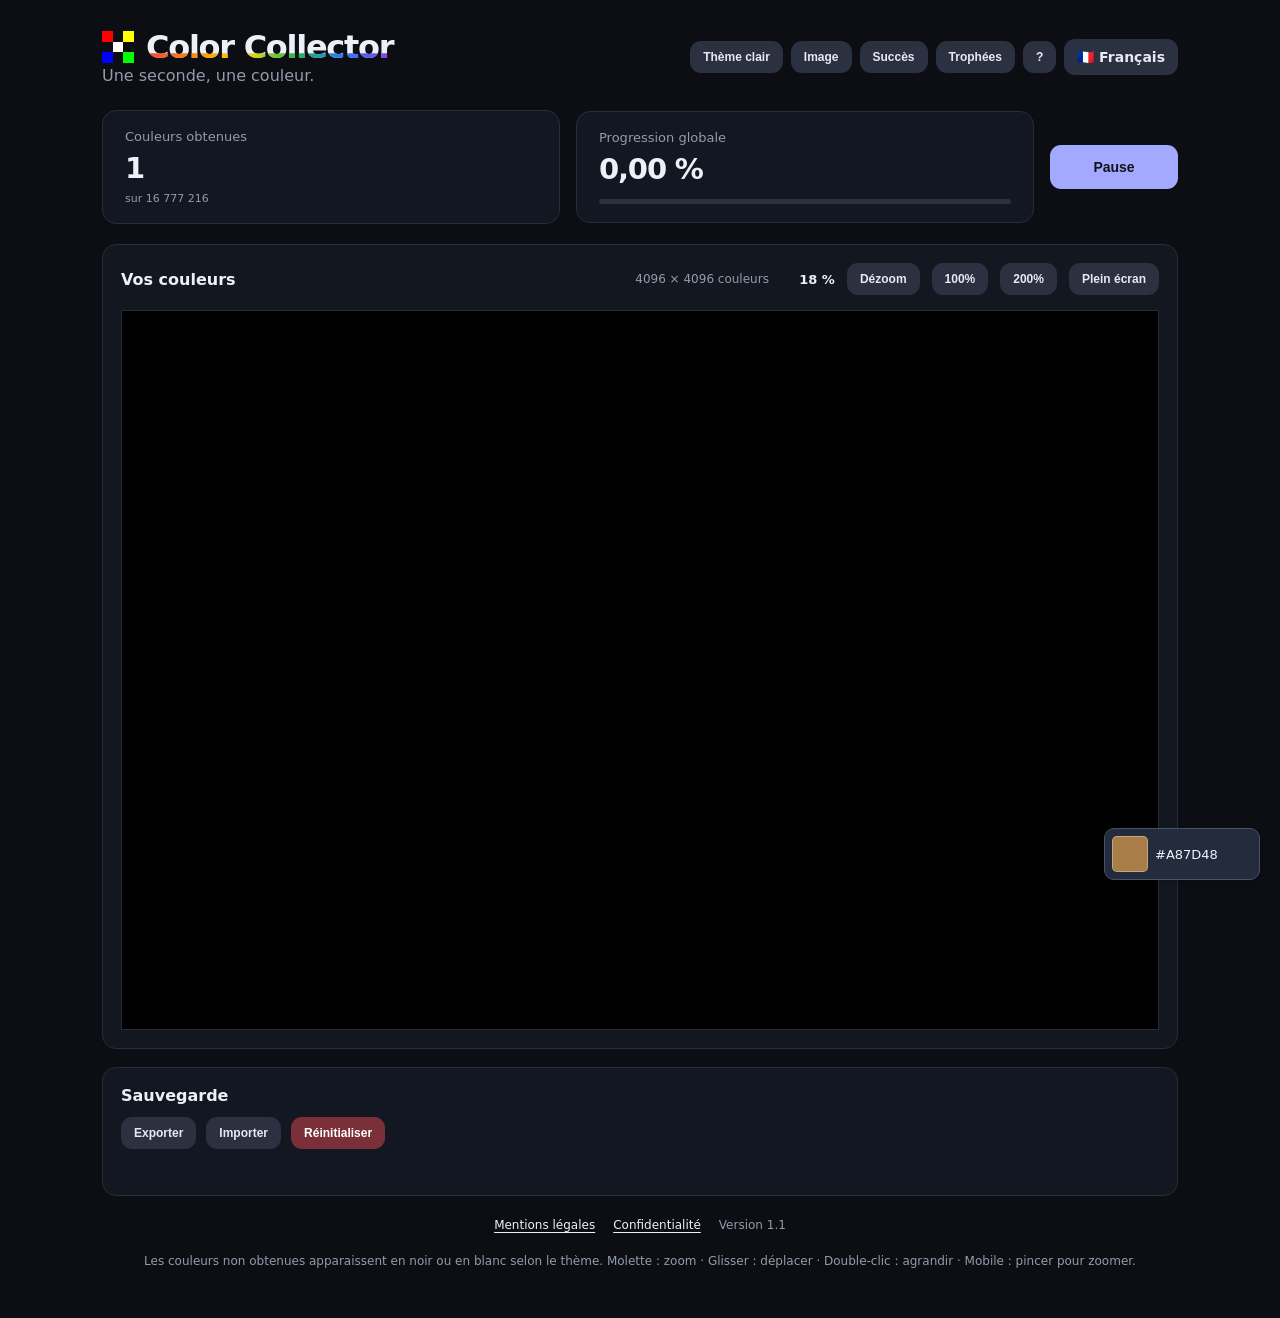
<file: index.html>
<!doctype html>
<html lang="fr">
<head><link rel="icon" type="image/png" href="logo.png">
  <meta charset="utf-8">
  <meta name="viewport" content="width=device-width, initial-scale=1">
  <meta name="theme-color" content="#10131a">
  <title>Color Collector</title>
  <link rel="stylesheet" href="./css/style.css">
  <script type="module" src="./js/main.js"></script>
</head>
<body>
  <div id="ambient-colors" aria-hidden="true"></div>
  <main class="app">
    <header class="header"><div><div class="brand-line"><img id="brand-logo" src="logo.png" width="32" height="32" alt=""><h1 class="rainbow-title">Color Collector<span class="title-rainbow" aria-hidden="true">Color Collector</span></h1></div><p>Une seconde, une couleur.</p></div><div class="header-actions"><button id="theme-toggle" class="secondary-button" type="button">Thème clair</button><button id="open-image" class="secondary-button" type="button" data-i18n="imageTool">Image</button><button id="open-achievements" class="secondary-button" type="button" data-i18n="achievements">Succès</button><button id="open-trophies" class="secondary-button" type="button" data-i18n="trophies">Trophées</button><button id="open-help" class="secondary-button" type="button" aria-label="Aide">?</button><details class="language-menu" id="language-menu"><summary id="language-label">🇫🇷 Français</summary><div class="language-options"><button type="button" data-language="fr">🇫🇷 Français</button><button type="button" data-language="en">🇬🇧 English</button><button type="button" data-language="es">🇪🇸 Español</button><button type="button" data-language="pt">🇵🇹 Português</button></div></details><span id="status" class="status" aria-live="polite"></span></div></header>
    <section class="stats" aria-label="Progression"><div><span data-i18n="countLabel">Couleurs obtenues</span><strong id="count">0</strong><small>sur 16 777 216</small></div><div><span data-i18n="progressLabel">Progression globale</span><strong id="percent">0,00 %</strong><div class="progress"><div id="progress-fill"></div></div></div><button id="pause" disabled>Pause</button></section>
    <section class="canvas-panel"><div class="canvas-heading"><h2 data-i18n="fresco">Votre fresque</h2><div class="canvas-tools"><span>4096 × 4096 couleurs</span><output id="zoom-level" class="zoom-level">100 %</output><button id="reset-view" class="secondary-button" type="button" data-i18n="zoomOut">Dézoom</button><button id="zoom-100" class="secondary-button" type="button" title="1 pixel de la fresque = 1 pixel écran">100%</button><button id="zoom-200" class="secondary-button" type="button" title="1 pixel de la fresque = 2 pixels écran">200%</button><button id="toggle-fullscreen" class="secondary-button" type="button" data-i18n="fullscreenEnter">Plein écran</button></div></div><div class="canvas-viewport" id="viewport"><canvas id="fresco" width="4096" height="4096" aria-label="Fresque des couleurs acquises"></canvas><div class="pan-edge pan-edge-left" data-edge="left" hidden aria-hidden="true">←</div><div class="pan-edge pan-edge-right" data-edge="right" hidden aria-hidden="true">→</div><div class="pan-edge pan-edge-top" data-edge="top" hidden aria-hidden="true">↑</div><div class="pan-edge pan-edge-bottom" data-edge="bottom" hidden aria-hidden="true">↓</div></div></section><div id="color-tooltip" class="color-tooltip" hidden><span class="tooltip-swatch"></span><div><strong class="tooltip-code"></strong><small class="tooltip-state"></small></div></div><div id="notifications" class="notifications" aria-live="polite"><div id="persistent-notifications" class="notification-stack"></div><div id="standard-notifications" class="notification-stack"></div></div>
    <dialog id="image-dialog" class="trophies-dialog image-dialog" aria-labelledby="image-title">
      <div class="dialog-heading"><h2 id="image-title" data-i18n="imageTitle">Convertir une image</h2><button id="close-image" class="secondary-button" type="button" data-i18n="close">Fermer</button></div>
      <p data-i18n="imageHelp">L'image utilise uniquement les couleurs déjà acquises. Maximum : 5 000 000 pixels et 10 Mo.</p>
      <div class="image-controls"><label><span data-i18n="imageFile">Image</span><input id="image-file" type="file" accept="image/png,image/jpeg,image/webp,image/gif,image/bmp"></label>
      <label><span data-i18n="imageMode">Mode</span><select id="image-mode"><option value="strict" data-i18n="imageStrict">Strict</option><option value="nearest" data-i18n="imageNearest">Au plus proche</option></select></label>
      <button id="image-process" type="button" data-i18n="imageConvert">Convertir</button><button id="image-download" type="button" class="secondary-button" disabled data-i18n="imageDownload">Télécharger PNG</button></div>
      <p id="image-message" role="status" aria-live="polite"></p><div class="image-preview"><canvas id="image-output"></canvas></div>
    </dialog>
    <dialog id="achievements-dialog" class="trophies-dialog" aria-labelledby="achievements-title"><div class="dialog-heading"><h2 id="achievements-title" data-i18n="achievements">Succès</h2><button class="secondary-button close-dialog" type="button" data-i18n="close">Fermer</button></div><p data-i18n="achievementIntro">Événements rares de la fresque</p><div class="trophy-progress"><strong id="achievement-count">0 / 24</strong></div><div id="achievement-grid" class="achievement-grid"></div></dialog><dialog id="trophies-dialog" class="trophies-dialog" aria-labelledby="trophies-title"><div class="dialog-heading"><div><h2 id="trophies-title" data-i18n="trophies">Trophées</h2><p data-i18n="trophyIntro">Collection des 148 noms de couleurs CSS</p></div><button class="secondary-button close-dialog" type="button" data-i18n="close">Fermer</button></div><div class="trophy-progress"><strong id="trophy-count">0 / 148</strong><span id="trophy-percent">0,00 %</span></div><div id="trophy-grid" class="trophy-grid"></div></dialog>
    <section class="save-tools" aria-label="Gestion de la sauvegarde"><h2 data-i18n="save">Sauvegarde</h2><div class="save-actions"><button id="export-save" class="secondary-button" type="button" data-i18n="export">Exporter</button><button id="import-save" class="secondary-button" type="button" data-i18n="import">Importer</button><button id="reset-save" class="danger-button" type="button" data-i18n="reset">Réinitialiser</button><input id="import-file" type="file" accept=".ccol,application/octet-stream" hidden></div><p id="backup-message" role="status" aria-live="polite"></p></section>
    <dialog id="help-dialog" class="help-dialog" aria-labelledby="help-title"><div class="dialog-heading"><h2 id="help-title" data-i18n="help">Comment jouer ?</h2><button id="close-help" class="secondary-button" type="button" data-i18n="close">Fermer</button></div><p data-i18n="help1">Une couleur RGB encore inconnue est tirée chaque seconde lorsque le jeu est actif. Chaque couleur ne peut être obtenue qu'une seule fois.</p><p data-i18n="help2">Le bouton Pause arrête les tirages jusqu'à la reprise. Les couleurs acquises apparaissent sur la fresque avec un scintillement. Les notifications spéciales dorées restent visibles jusqu’à leur fermeture manuelle.</p><p data-i18n="help3">Utilisez la molette pour zoomer, faites glisser la fresque pour la déplacer, ou cliquez sur Recentrer. Sur mobile, utilisez deux doigts pour zoomer et un doigt pour déplacer ou inspecter.</p><p data-i18n="help4">Le compteur indique la progression globale. La page Trophées révèle les noms CSS des couleurs spéciales obtenues.</p><p data-i18n="help5">Votre progression est enregistrée localement dans ce navigateur. Vous pouvez l'exporter, importer une sauvegarde ou la réinitialiser.</p></dialog>

    <nav class="site-legal-links" aria-label="Informations du site"><a href="mentions-legales.html">Mentions légales</a><a href="confidentialite.html">Confidentialité</a><span>Version 1.1</span></nav>
    <footer data-i18n="footer">Les couleurs non obtenues apparaissent en noir ou en blanc selon le thème. Molette : zoom · Glisser : déplacer · Double-clic : agrandir · Mobile : pincer pour zoomer.</footer>
  </main>
  <script type='module' src='https://static.cloudflareinsights.com/beacon.min.js' data-cf-beacon='{"token": "d9e5155b3b1440a38ed08f6e08a02167"}'></script>
</body>
</html>
</file>
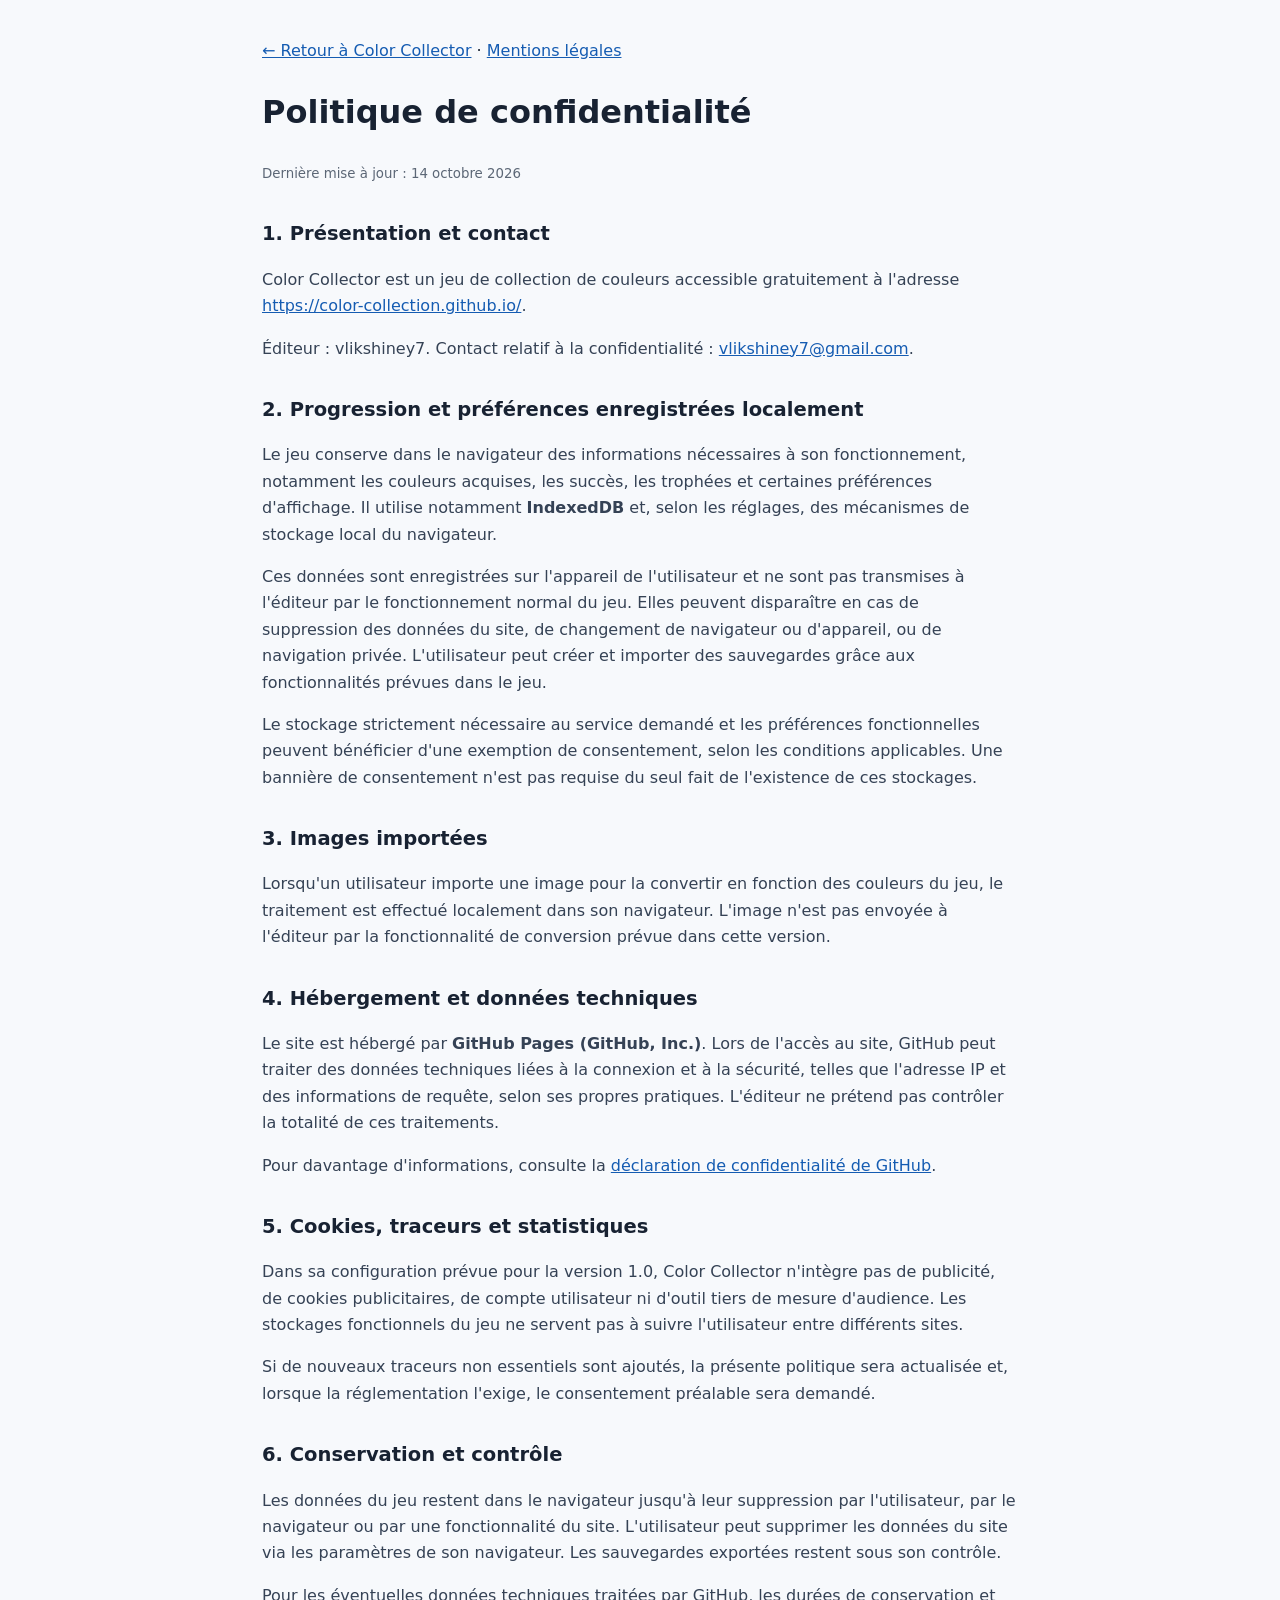
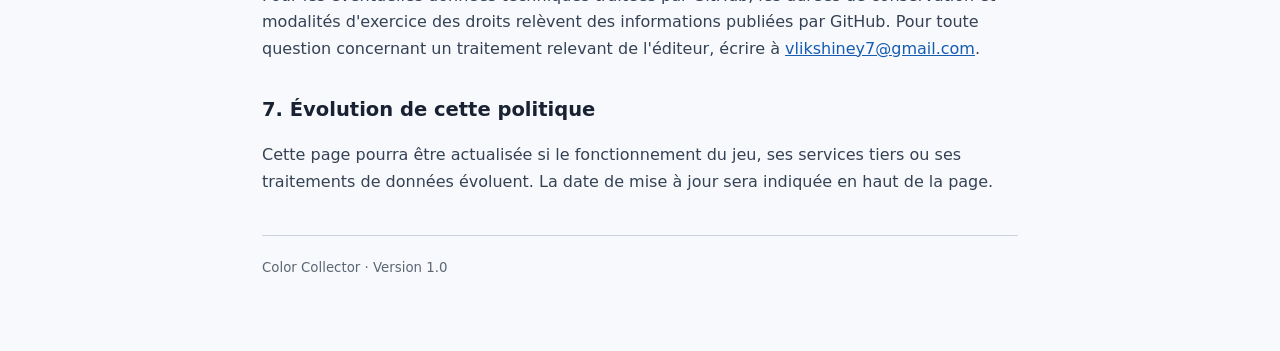
<file: confidentialite.html>
<!doctype html>
<html lang="fr">
<head>
  <meta charset="utf-8"><meta name="viewport" content="width=device-width, initial-scale=1">
  <title>Confidentialité — Color Collector</title>
  <style>
    :root{color-scheme:dark light;font-family:system-ui,-apple-system,Segoe UI,Roboto,sans-serif;line-height:1.65}*{box-sizing:border-box}body{margin:0;background:#111722;color:#eef2f8}main{max-width:800px;margin:0 auto;padding:38px 22px 70px}a{color:#91c6ff}h1{font-size:2rem}h2{font-size:1.22rem;margin-top:2rem}p,li{color:#d2dbe8}.notice{border-left:3px solid #e4ba68;padding:10px 16px;background:#29303c;border-radius:4px}.placeholder{color:#ffcb7a;font-weight:700}footer{margin-top:40px;border-top:1px solid #465063;padding-top:18px}small{color:#aeb9c8}
    @media(prefers-color-scheme:light){body{background:#f7f9fc;color:#182232}p,li{color:#354255}.notice{background:#fff4db}.placeholder{color:#8c4900}footer{border-color:#ccd3dc}small{color:#5c6776}a{color:#155cb2}}
  </style>
</head>
<body><main>
  <nav><a href="./">← Retour à Color Collector</a> · <a href="./mentions-legales.html">Mentions légales</a></nav>
  <h1>Politique de confidentialité</h1>
  <p><small>Dernière mise à jour : 14 octobre 2026</small></p>
  
  <h2>1. Présentation et contact</h2>
  <p>Color Collector est un jeu de collection de couleurs accessible gratuitement à l'adresse <a href="https://color-collection.github.io/">https://color-collection.github.io/</a>.</p>
  <p>Éditeur : vlikshiney7. Contact relatif à la confidentialité : <a href="mailto:vlikshiney7@gmail.com">vlikshiney7@gmail.com</a>.</p>

  <h2>2. Progression et préférences enregistrées localement</h2>
  <p>Le jeu conserve dans le navigateur des informations nécessaires à son fonctionnement, notamment les couleurs acquises, les succès, les trophées et certaines préférences d'affichage. Il utilise notamment <strong>IndexedDB</strong> et, selon les réglages, des mécanismes de stockage local du navigateur.</p>
  <p>Ces données sont enregistrées sur l'appareil de l'utilisateur et ne sont pas transmises à l'éditeur par le fonctionnement normal du jeu. Elles peuvent disparaître en cas de suppression des données du site, de changement de navigateur ou d'appareil, ou de navigation privée. L'utilisateur peut créer et importer des sauvegardes grâce aux fonctionnalités prévues dans le jeu.</p>
  <p>Le stockage strictement nécessaire au service demandé et les préférences fonctionnelles peuvent bénéficier d'une exemption de consentement, selon les conditions applicables. Une bannière de consentement n'est pas requise du seul fait de l'existence de ces stockages.</p>

  <h2>3. Images importées</h2>
  <p>Lorsqu'un utilisateur importe une image pour la convertir en fonction des couleurs du jeu, le traitement est effectué localement dans son navigateur. L'image n'est pas envoyée à l'éditeur par la fonctionnalité de conversion prévue dans cette version.</p>

  <h2>4. Hébergement et données techniques</h2>
  <p>Le site est hébergé par <strong>GitHub Pages (GitHub, Inc.)</strong>. Lors de l'accès au site, GitHub peut traiter des données techniques liées à la connexion et à la sécurité, telles que l'adresse IP et des informations de requête, selon ses propres pratiques. L'éditeur ne prétend pas contrôler la totalité de ces traitements.</p>
  <p>Pour davantage d'informations, consulte la <a href="https://docs.github.com/en/site-policy/privacy-policies/github-general-privacy-statement">déclaration de confidentialité de GitHub</a>.</p>

  <h2>5. Cookies, traceurs et statistiques</h2>
  <p>Dans sa configuration prévue pour la version 1.0, Color Collector n'intègre pas de publicité, de cookies publicitaires, de compte utilisateur ni d'outil tiers de mesure d'audience. Les stockages fonctionnels du jeu ne servent pas à suivre l'utilisateur entre différents sites.</p>
  <p>Si de nouveaux traceurs non essentiels sont ajoutés, la présente politique sera actualisée et, lorsque la réglementation l'exige, le consentement préalable sera demandé.</p>

  <h2>6. Conservation et contrôle</h2>
  <p>Les données du jeu restent dans le navigateur jusqu'à leur suppression par l'utilisateur, par le navigateur ou par une fonctionnalité du site. L'utilisateur peut supprimer les données du site via les paramètres de son navigateur. Les sauvegardes exportées restent sous son contrôle.</p>
  <p>Pour les éventuelles données techniques traitées par GitHub, les durées de conservation et modalités d'exercice des droits relèvent des informations publiées par GitHub. Pour toute question concernant un traitement relevant de l'éditeur, écrire à <a href="mailto:vlikshiney7@gmail.com">vlikshiney7@gmail.com</a>.</p>

  <h2>7. Évolution de cette politique</h2>
  <p>Cette page pourra être actualisée si le fonctionnement du jeu, ses services tiers ou ses traitements de données évoluent. La date de mise à jour sera indiquée en haut de la page.</p>
  <footer><small>Color Collector · Version 1.0</small></footer>
</main></body></html>
</file>
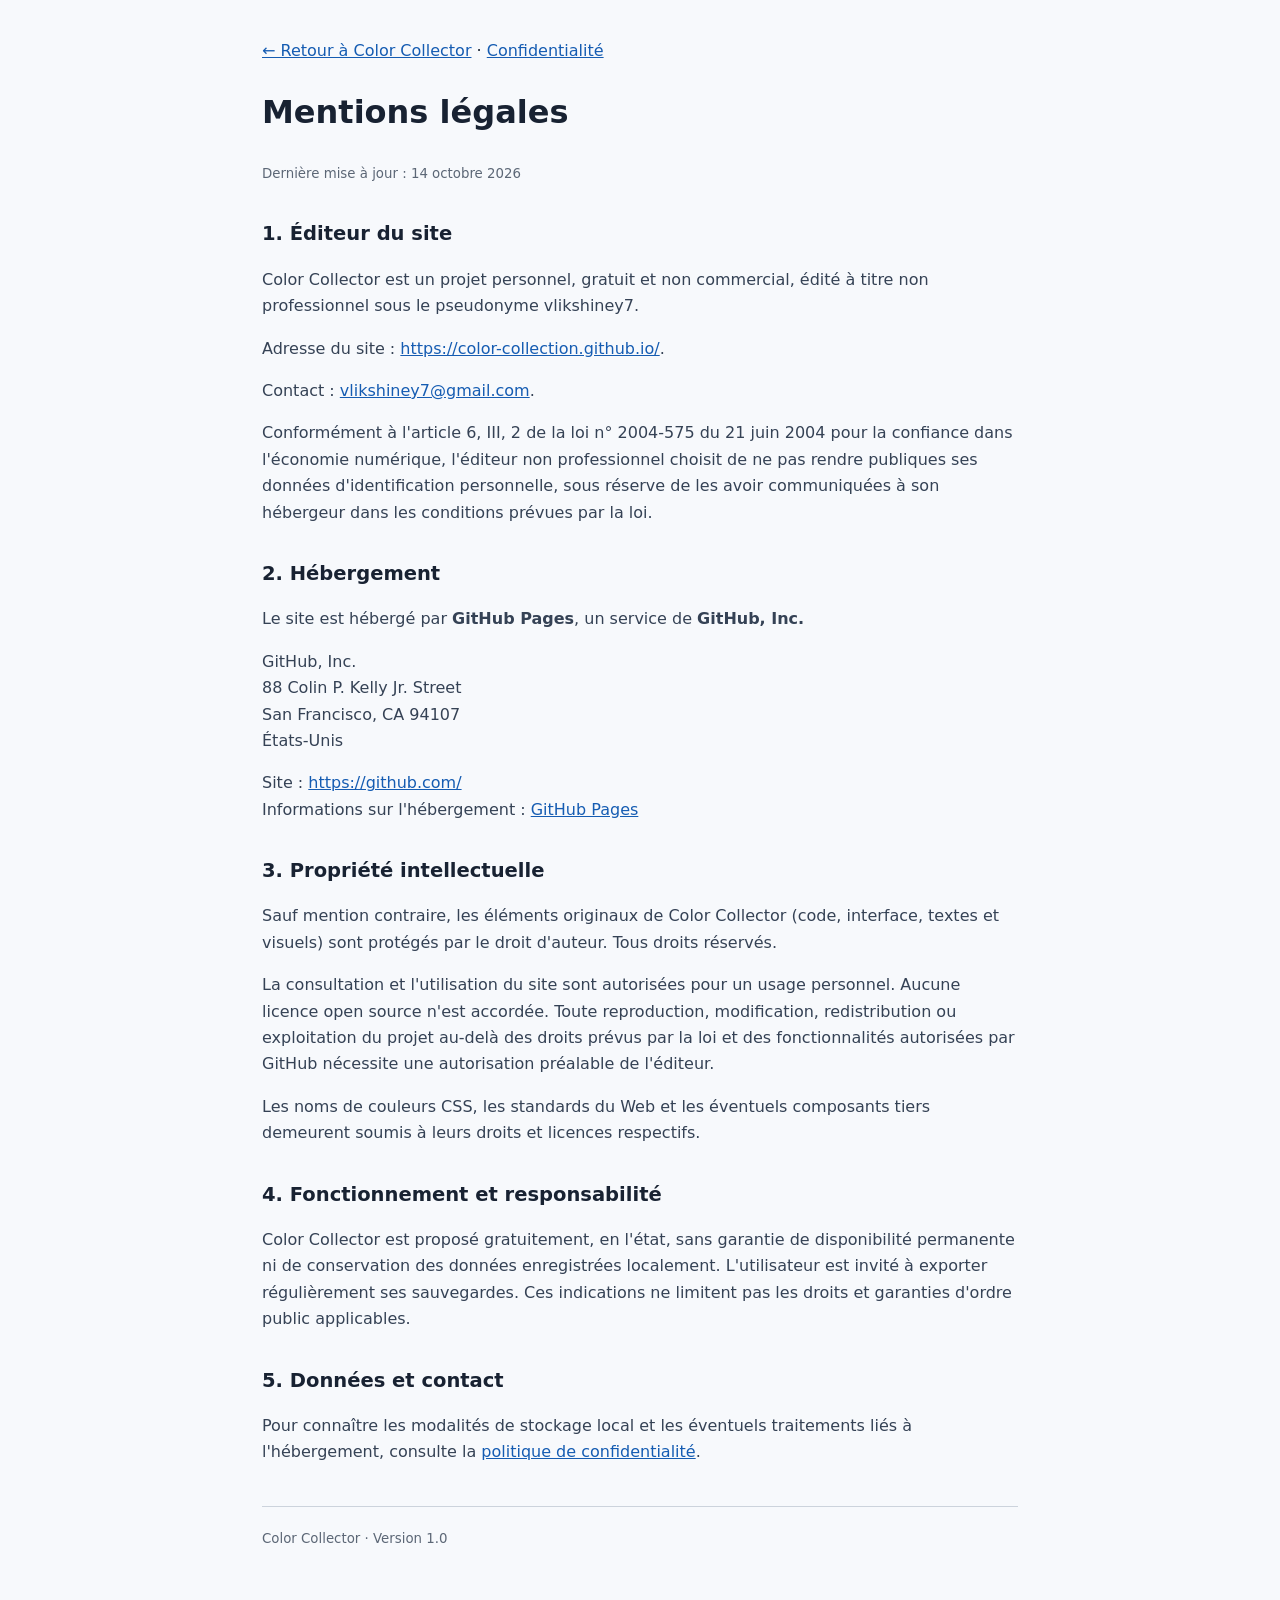
<file: mentions-legales.html>
<!doctype html>
<html lang="fr">
<head>
  <meta charset="utf-8">
  <meta name="viewport" content="width=device-width, initial-scale=1">
  <meta name="robots" content="index, follow">
  <title>Mentions légales — Color Collector</title>
  <style>
    :root{color-scheme:dark light;font-family:system-ui,-apple-system,Segoe UI,Roboto,sans-serif;line-height:1.65}*{box-sizing:border-box}body{margin:0;background:#111722;color:#eef2f8}main{max-width:800px;margin:0 auto;padding:38px 22px 70px}a{color:#91c6ff}h1{font-size:2rem}h2{font-size:1.22rem;margin-top:2rem}p,li{color:#d2dbe8}.notice{border-left:3px solid #e4ba68;padding:10px 16px;background:#29303c;border-radius:4px}.placeholder{color:#ffcb7a;font-weight:700}footer{margin-top:40px;border-top:1px solid #465063;padding-top:18px}small{color:#aeb9c8}
    @media(prefers-color-scheme:light){body{background:#f7f9fc;color:#182232}p,li{color:#354255}.notice{background:#fff4db}.placeholder{color:#8c4900}footer{border-color:#ccd3dc}small{color:#5c6776}a{color:#155cb2}}
  </style>
</head>
<body><main>
  <nav><a href="./">← Retour à Color Collector</a> · <a href="./confidentialite.html">Confidentialité</a></nav>
  <h1>Mentions légales</h1>
  <p><small>Dernière mise à jour : 14 octobre 2026</small></p>
  
  <h2>1. Éditeur du site</h2>
  <p>Color Collector est un projet personnel, gratuit et non commercial, édité à titre non professionnel sous le pseudonyme vlikshiney7.</p>
  <p>Adresse du site : <a href="https://color-collection.github.io/">https://color-collection.github.io/</a>.</p>
  <p>Contact : <a href="mailto:vlikshiney7@gmail.com">vlikshiney7@gmail.com</a>.</p>
  <p>Conformément à l'article 6, III, 2 de la loi n° 2004-575 du 21 juin 2004 pour la confiance dans l'économie numérique, l'éditeur non professionnel choisit de ne pas rendre publiques ses données d'identification personnelle, sous réserve de les avoir communiquées à son hébergeur dans les conditions prévues par la loi.</p>

  <h2>2. Hébergement</h2>
  <p>Le site est hébergé par <strong>GitHub Pages</strong>, un service de <strong>GitHub, Inc.</strong></p>
  <p>GitHub, Inc.<br>88 Colin P. Kelly Jr. Street<br>San Francisco, CA 94107<br>États-Unis</p>
  <p>Site : <a href="https://github.com/">https://github.com/</a><br>Informations sur l'hébergement : <a href="https://docs.github.com/fr/pages">GitHub Pages</a></p>
  
  <h2>3. Propriété intellectuelle</h2>
  <p>Sauf mention contraire, les éléments originaux de Color Collector (code, interface, textes et visuels) sont protégés par le droit d'auteur. Tous droits réservés.</p>
  <p>La consultation et l'utilisation du site sont autorisées pour un usage personnel. Aucune licence open source n'est accordée. Toute reproduction, modification, redistribution ou exploitation du projet au-delà des droits prévus par la loi et des fonctionnalités autorisées par GitHub nécessite une autorisation préalable de l'éditeur.</p>
  <p>Les noms de couleurs CSS, les standards du Web et les éventuels composants tiers demeurent soumis à leurs droits et licences respectifs.</p>

  <h2>4. Fonctionnement et responsabilité</h2>
  <p>Color Collector est proposé gratuitement, en l'état, sans garantie de disponibilité permanente ni de conservation des données enregistrées localement. L'utilisateur est invité à exporter régulièrement ses sauvegardes. Ces indications ne limitent pas les droits et garanties d'ordre public applicables.</p>

  <h2>5. Données et contact</h2>
  <p>Pour connaître les modalités de stockage local et les éventuels traitements liés à l'hébergement, consulte la <a href="./confidentialite.html">politique de confidentialité</a>.</p>
  <footer><small>Color Collector · Version 1.0</small></footer>
</main></body></html>
</file>
<file: css/style.css>
:root{color-scheme:dark;font-family:Inter,system-ui,-apple-system,Segoe UI,sans-serif;background:#0c0e13;color:#edf0f8}*{box-sizing:border-box}body{margin:0}.app{max-width:1120px;margin:auto;padding:28px 22px}.header{display:flex;justify-content:space-between;align-items:center;gap:20px;margin-bottom:25px}.eyebrow{color:#a3a9ff;font-size:11px;font-weight:800;letter-spacing:.16em}h1{font-size:32px;letter-spacing:-.04em;margin:6px 0}p,footer{color:#8e95a5}p{margin:0}.status{font-size:13px;color:#abb3c5;background:#1c2230;border-radius:20px;padding:9px 14px}.stats{display:grid;grid-template-columns:1fr 1fr auto;align-items:center;gap:16px;margin-bottom:20px}.stats>div,.canvas-panel{background:#151923;border:1px solid #282d3b;border-radius:14px}.stats>div{padding:18px 22px;min-height:112px}.stats span,.stats small{display:block;color:#939bac;font-size:13px}.stats strong{display:block;font-size:29px;letter-spacing:-.04em;margin:7px 0}.stats small{font-size:11px}.progress{height:5px;background:#303545;border-radius:5px;margin-top:13px;overflow:hidden}.progress>div{height:100%;width:0;background:#a3a9ff}button{background:#a3a9ff;border:0;border-radius:11px;color:#10131b;font-size:14px;font-weight:750;padding:14px 25px;cursor:pointer}button:disabled{opacity:.45;cursor:wait}.canvas-panel{padding:18px}.canvas-heading{display:flex;justify-content:space-between;align-items:center;margin-bottom:15px;gap:10px}.canvas-heading h2{font-size:16px;margin:0}.canvas-heading span{font-size:12px;color:#8991a2}.canvas-viewport{width:100%;aspect-ratio:1;background:#000;border:1px solid #303545;overflow:hidden}canvas{display:block;width:100%;height:100%;image-rendering:pixelated}footer{text-align:center;font-size:12px;padding:22px 0}@media(max-width:640px){.app{padding:18px 12px}.header{align-items:flex-start}h1{font-size:25px}.stats{grid-template-columns:1fr 1fr}.stats>div{padding:13px;min-height:110px}.stats strong{font-size:21px}.stats button{grid-column:1/-1}.canvas-panel{padding:10px}.canvas-heading span{font-size:10px}}

.canvas-viewport{position:relative;touch-action:none;cursor:grab;user-select:none}
.canvas-viewport:active{cursor:grabbing}
.canvas-viewport canvas{position:absolute;left:0;top:0;max-width:none;max-height:none;transform-origin:top left;pointer-events:none}
.canvas-tools{display:flex;align-items:center;gap:12px}
.secondary-button{background:#2b3141;color:#e6e9f6;padding:9px 13px;font-size:12px}
.color-tooltip{position:fixed;z-index:20;pointer-events:none;display:flex;gap:10px;align-items:center;background:#222838;border:1px solid #485065;border-radius:10px;padding:9px 12px;box-shadow:0 10px 28px #0008;font-size:13px}
.color-tooltip[hidden]{display:none}
.tooltip-swatch,.toast-swatch{width:25px;height:25px;border:1px solid #ffffff50;border-radius:5px;flex-shrink:0}
.color-tooltip strong,.color-tooltip small{display:block}
.color-tooltip small{font-size:11px;color:#a6aec0;margin-top:3px}
.tooltip-code.unknown{color:#9299a9}
.notifications{position:fixed;bottom:20px;right:20px;z-index:30;display:flex;flex-direction:column;align-items:flex-end;gap:8px;pointer-events:none}
.color-toast{display:flex;align-items:center;gap:10px;background:#242b3c;border:1px solid #47516b;color:#eef1f9;padding:10px 13px;border-radius:10px;box-shadow:0 8px 24px #0007;font-size:13px;opacity:0;transform:translateY(18px);transition:opacity .25s,transform .25s}
.color-toast.visible{opacity:1;transform:translateY(0)}
@media(max-width:640px){.canvas-tools{gap:6px}.secondary-button{padding:7px 9px}.notifications{bottom:12px;right:12px}.color-toast{font-size:12px}}
@media(prefers-reduced-motion:reduce){.color-toast{transition:none}}

/* Thèmes */
:root{--page:#0c0e13;--text:#edf0f8;--muted:#939bac;--panel:#151923;--border:#282d3b;--button:#a3a9ff;--button-text:#10131b;--secondary:#2b3141;--secondary-text:#e6e9f6;--toast:#242b3c;--toast-border:#47516b;--unknown:#000}
:root[data-theme="light"]{color-scheme:light;--page:#f4f6fa;--text:#1b2230;--muted:#606c80;--panel:#fff;--border:#d9deea;--button:#5057b9;--button-text:#fff;--secondary:#e9ecf5;--secondary-text:#202944;--toast:#fff;--toast-border:#ccd3e0;--unknown:#fff}
:root{background:var(--page);color:var(--text)}
body{background:var(--page);color:var(--text)}
p,footer,.stats span,.stats small,.canvas-heading span{color:var(--muted)}
.stats>div,.canvas-panel{background:var(--panel);border-color:var(--border)}
button{background:var(--button);color:var(--button-text)}
.secondary-button{background:var(--secondary);color:var(--secondary-text)}
.status{background:var(--secondary);color:var(--secondary-text)}
.canvas-viewport{background:var(--unknown);border-color:var(--border)}
.progress{background:var(--secondary)}
.progress>div{background:var(--button)}
.color-tooltip{background:var(--toast);border-color:var(--toast-border);color:var(--text)}
.tooltip-state,.color-tooltip small{color:var(--muted)}
.color-toast{background:var(--toast);border-color:var(--toast-border);color:var(--text);width:280px;min-height:48px;justify-content:flex-start}
.toast-label{min-width:0;flex:1;font-variant-numeric:tabular-nums;white-space:nowrap;overflow:hidden;text-overflow:ellipsis}
.color-toast.named{background:#FFD700;border-color:#DAA520;color:#211A00;min-height:58px;box-shadow:0 8px 24px #0007,0 0 14px #FFD70055}
.color-toast.named .toast-label small{color:#514000}
.color-toast.named .toast-swatch{border-color:#211A0060}
.toast-label strong,.toast-label small{display:block;overflow:hidden;text-overflow:ellipsis;white-space:nowrap}
.toast-label small{color:var(--muted);margin-top:4px}
.trophies-dialog{background:var(--panel);color:var(--text);border:1px solid var(--border);border-radius:16px;width:min(860px,calc(100vw - 24px));max-height:min(85vh,900px);padding:22px;box-shadow:0 20px 70px #0006}
.trophies-dialog::backdrop{background:#0009}
.dialog-heading{display:flex;justify-content:space-between;align-items:flex-start;gap:15px}
.dialog-heading h2{margin:0 0 6px}.dialog-heading p{font-size:13px}
.trophy-progress{display:flex;justify-content:space-between;align-items:center;padding:18px 0;color:var(--text);font-variant-numeric:tabular-nums}
.trophy-grid{display:grid;grid-template-columns:repeat(auto-fill,minmax(118px,1fr));gap:12px;overflow-y:auto;max-height:60vh}
.trophy{border:1px solid var(--border);border-radius:10px;padding:10px;display:flex;flex-direction:column;align-items:center;gap:8px;min-width:0;min-height:114px}
.trophy-swatch{width:52px;height:52px;border-radius:8px;border:1px solid var(--border);background:var(--secondary);display:grid;place-items:center;font-size:24px;font-weight:700;color:var(--muted)}
.trophy-text{font-size:11px;text-align:center;min-width:0;max-width:100%;overflow-wrap:anywhere}
.trophy-text strong,.trophy-text small{display:block}.trophy-text small{color:var(--muted);margin-top:3px}
@media(max-width:640px){.canvas-heading{align-items:flex-start;flex-direction:column}.canvas-tools{flex-wrap:wrap}.canvas-tools span{display:none}.color-toast{width:260px}.trophies-dialog{padding:14px}.trophy-grid{grid-template-columns:repeat(auto-fill,minmax(96px,1fr));gap:8px}}

/* Trophées compacts : carré à gauche, informations à droite */
.trophy-grid{grid-template-columns:repeat(auto-fill,minmax(220px,1fr));gap:8px}
.trophy{flex-direction:row;align-items:center;min-height:68px;padding:8px 10px;gap:12px}
.trophy-swatch{width:46px;height:46px;flex:0 0 46px;font-size:21px}
.trophy-text{text-align:left;font-size:13px;line-height:1.3}
.trophy-text small{font-size:11px;margin-top:4px}
@media(max-width:640px){.trophy-grid{grid-template-columns:1fr;gap:7px}.trophy{min-height:62px}.trophy-swatch{width:42px;height:42px;flex-basis:42px}}
/* Sauvegarde, aide et emplacement réservé */
.save-tools{margin-top:18px;padding:18px;background:var(--panel);border:1px solid var(--border);border-radius:14px}
.save-tools h2{font-size:16px;margin:0 0 12px}
.save-actions{display:flex;flex-wrap:wrap;gap:10px}
.danger-button{background:#7b3039;color:#fff;padding:9px 13px;font-size:12px}
#backup-message{min-height:18px;margin-top:10px;font-size:12px}
.help-dialog{background:var(--panel);color:var(--text);border:1px solid var(--border);border-radius:16px;width:min(570px,calc(100vw - 24px));max-height:85vh;padding:24px}
.help-dialog::backdrop{background:#0009}
.help-dialog p{font-size:14px;line-height:1.6;margin-top:16px}


/* Commandes globales dans l'en-tête */
.header-actions{display:flex;align-items:center;justify-content:flex-end;flex-wrap:wrap;gap:8px}
.header-actions .status:empty{display:none}
.canvas-tools .zoom-level{font-size:13px;font-weight:750;color:var(--text);font-variant-numeric:tabular-nums;min-width:54px;text-align:right}
/* Notification spéciale persistante */
.color-toast.named{pointer-events:auto}
.toast-close{background:transparent!important;color:#352800!important;font-size:22px;line-height:1;border:0;border-radius:6px;padding:3px 6px;align-self:flex-start;cursor:pointer;flex-shrink:0}
.toast-close:hover,.toast-close:focus-visible{background:#0002!important;outline:2px solid #705400;outline-offset:1px}
/* Signalisation des directions encore accessibles */
.pan-edge{position:absolute;z-index:3;display:flex;align-items:center;justify-content:center;pointer-events:none;color:#fff;font-size:23px;font-weight:800;text-shadow:0 1px 6px #000c;opacity:.8}
.pan-edge[hidden]{display:none}
.pan-edge-left,.pan-edge-right{top:0;bottom:0;width:54px;background:linear-gradient(90deg,#7885b04d,transparent)}
.pan-edge-left{left:0}.pan-edge-right{right:0;background:linear-gradient(270deg,#7885b04d,transparent)}
.pan-edge-top,.pan-edge-bottom{left:0;right:0;height:54px;background:linear-gradient(180deg,#7885b04d,transparent)}
.pan-edge-top{top:0}.pan-edge-bottom{bottom:0;background:linear-gradient(0deg,#7885b04d,transparent)}
/* Étoile à huit pointes, 10px maximum, contraste selon le thème */
.pixel-flash{position:absolute;z-index:4;pointer-events:none;width:20px;height:20px;background:#fff;clip-path:polygon(50% 0%,58% 36%,85% 15%,64% 42%,100% 50%,64% 58%,85% 85%,58% 64%,50% 100%,42% 64%,15% 85%,36% 58%,0% 50%,36% 42%,15% 15%,42% 36%);transform:translate(-50%,-50%);animation:star-spark .7s ease-out forwards}
:root[data-theme="light"] .pixel-flash{background:#000}
.pixel-flash[hidden]{display:none}
@keyframes star-spark{0%{opacity:0;transform:translate(-50%,-50%) scale(.4)}25%{opacity:1;transform:translate(-50%,-50%) scale(1)}70%{opacity:1}100%{opacity:0;transform:translate(-50%,-50%) scale(.7)}}
@media(prefers-reduced-motion:reduce){.pixel-flash{animation-duration:.25s}}
@media(max-width:640px){.header{flex-wrap:wrap}.header-actions{justify-content:flex-start}.canvas-tools .zoom-level{min-width:48px}}
.achievement-grid{display:grid;grid-template-columns:repeat(auto-fill,minmax(210px,1fr));gap:9px;max-height:60vh;overflow:auto}
.achievement-item{display:flex;flex-direction:column;gap:5px;border:1px solid var(--border);background:var(--panel);border-radius:10px;padding:14px;color:var(--muted)}
.achievement-item.unlocked{color:var(--text);border-color:#b4a04b}
.achievement-item span{font-size:12px}
.language-menu{position:relative}.language-menu summary{list-style:none;cursor:pointer;border-radius:11px;background:var(--secondary);color:var(--secondary-text);padding:10px 13px;font-size:14px;font-weight:700}.language-menu summary::-webkit-details-marker{display:none}
.language-options{position:absolute;right:0;top:calc(100% + 6px);z-index:20;display:grid;gap:4px;padding:7px;border:1px solid var(--border);border-radius:10px;background:var(--panel);box-shadow:0 10px 25px #0005;min-width:155px}
.language-options button{background:var(--secondary);color:var(--secondary-text);padding:10px;text-align:left}

/* Succès débloqués et notifications persistantes */
.achievement-item.unlocked{background:#FFD700;color:#211A00;border-color:#DAA520}
.achievement-item.unlocked span{color:#514000}
.color-toast.achievement-toast{background:#198754;color:#fff;border-color:#11643d;pointer-events:auto;min-height:58px}
.achievement-toast .toast-label small{color:#e5fff0;white-space:normal}
.achievement-toast .toast-close{color:#fff!important}
.achievement-toast-symbol{font-size:23px;flex-shrink:0}

/* Compact standard color notifications; special and achievement notifications keep their content height. */
.color-toast:not(.named):not(.achievement-toast){width:192px;min-height:34px;padding:6px 10px;gap:8px}
.color-toast:not(.named):not(.achievement-toast) .toast-swatch{width:20px;height:20px;flex:0 0 20px}
@media(max-width:640px){.color-toast:not(.named):not(.achievement-toast){width:192px}}

.image-dialog{width:min(960px,calc(100vw - 24px))}.image-dialog>p{margin:12px 0;color:var(--muted,#939bac);font-size:13px}.image-controls{display:flex;gap:12px;align-items:end;flex-wrap:wrap;margin:18px 0}.image-controls label{display:grid;gap:7px;font-size:13px}.image-controls input,.image-controls select{max-width:240px;color:var(--text);background:var(--panel);border:1px solid var(--border);padding:9px;border-radius:8px}.image-preview{max-height:55vh;overflow:auto;text-align:center;background:repeating-conic-gradient(#9994 0% 25%,transparent 0% 50%) 50%/18px 18px;border:1px solid var(--border);border-radius:9px}.image-preview canvas{width:auto;height:auto;max-width:100%;image-rendering:auto;margin:auto}.image-controls button{padding:10px 14px}

/* Branding and independently stacked notifications */
.brand-line{display:flex;align-items:center;gap:12px}.brand-line img{width:48px;height:48px;object-fit:contain;image-rendering:pixelated;flex-shrink:0}
.rainbow-title{margin:0;background:linear-gradient(to bottom,var(--text) 0%,var(--text) 49.5%,#f43f5e 50%,#ff9a24 60%,#f7dc35 70%,#36c973 80%,#398cff 90%,#ab55e8 100%);background-clip:text;-webkit-background-clip:text;color:transparent;-webkit-text-fill-color:transparent}
.notifications{display:flex;flex-direction:column;align-items:flex-end;gap:8px;max-height:calc(100vh - 30px);overflow-y:auto;pointer-events:none}
.notification-stack{display:flex;flex-direction:column;align-items:flex-end;gap:8px;pointer-events:none}
.notification-stack .color-toast.named,.notification-stack .color-toast.achievement-toast{pointer-events:auto}
@media(max-width:640px){.brand-line img{width:36px;height:36px}.brand-line{gap:8px}}

/* Branding: top two thirds use the theme text color, bottom third uses a horizontal rainbow. */
.brand-line img{width:32px;height:32px;flex:0 0 32px;object-fit:contain;image-rendering:pixelated}
.rainbow-title{background:none!important;color:var(--text)!important;-webkit-text-fill-color:currentColor!important;position:relative;isolation:isolate}
.rainbow-title .title-rainbow{position:absolute;inset:0;display:block;overflow:hidden;pointer-events:none;color:transparent;-webkit-text-fill-color:transparent;background:linear-gradient(90deg,#f44336 0%,#ff8c00 20%,#ffdd00 40%,#23b94b 60%,#2879ff 80%,#923ce8 100%);-webkit-background-clip:text;background-clip:text;clip-path:inset(66.6667% 0 0 0)}
#pause{width:128px;min-width:128px;text-align:center;white-space:nowrap;padding-left:10px;padding-right:10px}
.color-toast:not(.named):not(.achievement-toast){width:156px;min-height:30px;padding:5px 8px;gap:7px}
.color-toast:not(.named):not(.achievement-toast) .toast-swatch{width:18px;height:18px;flex:0 0 18px}
@media(max-width:640px){.brand-line img{width:32px;height:32px;flex-basis:32px}.color-toast:not(.named):not(.achievement-toast){width:156px}}


/* Fenêtre panoramique : la fresque reste carrée à l'intérieur du viewport. */
.canvas-viewport{aspect-ratio:auto;height:80vh;height:80dvh;min-height:260px}

/* Notifications : animations symétriques et sans défilement apparent. */
.notifications{max-height:none;overflow:visible;width:min(440px,calc(100vw - 24px));align-items:flex-end;gap:8px}
.notification-stack{width:100%;align-items:flex-end;overflow:visible}
.color-toast{max-width:100%;box-shadow:0 2px 7px rgba(0,0,0,.18);transition:opacity .28s ease,transform .28s ease;transform:translateY(22px)}
:root[data-theme="light"] .color-toast{box-shadow:0 2px 6px rgba(33,43,65,.10)}
.color-toast.closing{opacity:0;transform:translateY(-22px)}
.color-toast.named{box-shadow:0 2px 7px rgba(90,70,0,.2)}
:root[data-theme="light"] .color-toast.named{box-shadow:0 2px 6px rgba(90,70,0,.14)}
.color-toast.achievement-toast{box-shadow:0 2px 7px rgba(0,65,28,.2)}
:root[data-theme="light"] .color-toast.achievement-toast{box-shadow:0 2px 6px rgba(0,65,28,.14)}
.color-toast.named,.color-toast.achievement-toast{width:max-content;max-width:100%;min-width:min(280px,100%);align-items:center}
.color-toast.named .toast-label,.color-toast.achievement-toast .toast-label{white-space:normal;overflow:visible;text-overflow:clip;overflow-wrap:anywhere}
.color-toast.named .toast-label strong,.color-toast.named .toast-label small,
.color-toast.achievement-toast .toast-label strong,.color-toast.achievement-toast .toast-label small{white-space:normal;overflow:visible;text-overflow:clip;overflow-wrap:anywhere}
.color-toast:not(.named):not(.achievement-toast) .toast-swatch{width:36px;height:36px;flex:0 0 36px}
@media(max-width:640px){.color-toast:not(.named):not(.achievement-toast) .toast-swatch{width:18px;height:18px;flex:0 0 18px}.notifications{right:12px;bottom:12px;width:min(440px,calc(100vw - 24px))}}
@media(prefers-reduced-motion:reduce){.color-toast{transition:none}}

/* Fullscreen keeps canvas navigation controls accessible. */
.canvas-panel:fullscreen{width:100vw;height:100dvh;max-width:none;margin:0;border:0;border-radius:0;display:flex;flex-direction:column;background:var(--panel);padding:12px}
.canvas-panel:fullscreen .canvas-heading{flex:0 0 auto}
.canvas-panel:fullscreen .canvas-viewport{flex:1 1 auto;height:auto;min-height:0}
/* Shorter standard notifications on small displays. */
@media(max-width:640px){.color-toast:not(.named):not(.achievement-toast){width:132px}}
/* New toast fades in from below; removal only fades out. Existing cards move smoothly. */
.color-toast{transition:opacity .3s ease,transform .3s ease}
.color-toast.closing{opacity:0;transform:translateY(0)}
@media(prefers-reduced-motion:reduce){.color-toast{transition:none}}

/* Precise targeting of individual mosaic pixels. */
.canvas-viewport,.canvas-viewport:active{cursor:crosshair}

/* Ambient pixels behind the interface. Controls, canvas and notifications remain opaque. */
#ambient-colors{position:fixed;inset:0;z-index:0;overflow:hidden;pointer-events:none;contain:strict}
.ambient-pixel{position:absolute;width:20px;height:20px;opacity:0;pointer-events:none;animation:ambient-cycle 3s linear forwards;box-shadow:0 0 8px 2px var(--ambient-color);background:var(--ambient-color)}
@keyframes ambient-cycle{0%{opacity:0}33.333%{opacity:.32}66.666%{opacity:.32}100%{opacity:0}}
.app{position:relative;z-index:1}
.stats>div,.save-tools,.achievement-item,.trophy-item,.trophies-dialog,.help-dialog,.image-dialog,.language-options{background:color-mix(in srgb,var(--panel) 89%,transparent)}
.canvas-panel{background:color-mix(in srgb,var(--panel) 90%,transparent)}
.canvas-panel:fullscreen{background:var(--panel)}
.canvas-viewport,.color-toast,.color-tooltip,button,.language-menu summary{opacity:1}

/* Align the new toast with the existing stack movement (300ms). */
.color-toast{transition:opacity .36s ease-out,transform .36s ease-out}
.color-toast:not(.named):not(.achievement-toast){padding:7px;gap:7px}
@media(prefers-reduced-motion:reduce){.ambient-pixel{animation:none;display:none}.color-toast{transition:none}}

/* New notifications begin mostly below the viewport and rise in sync with stack reflow. */
.color-toast:not(.visible):not(.closing){transform:translateY(calc(75% + 20px));opacity:0}
.color-toast.visible{transform:translateY(0);opacity:1}
.color-toast.closing{transform:translateY(0);opacity:0}
@media(max-width:640px){.color-toast:not(.visible):not(.closing){transform:translateY(calc(75% + 12px))}}
@media(prefers-reduced-motion:reduce){.color-toast{transition:none}}

/* Version 1.0 : informations publiques */
.site-legal-links{display:flex;justify-content:center;align-items:center;gap:18px;flex-wrap:wrap;margin-top:22px;font-size:12px;color:var(--muted)}
.site-legal-links a{color:var(--text);text-decoration:underline;text-underline-offset:3px}
.legal-page{max-width:850px;margin:0 auto;padding:36px 20px;line-height:1.65}
.legal-page h1{margin:0 0 20px}.legal-page h2{font-size:18px;margin:28px 0 8px}.legal-page p{margin:10px 0}.legal-page a{color:var(--text)}
.legal-todo{border-left:3px solid #c88d27;padding:12px 16px;background:var(--panel);color:var(--text)}
</file>
